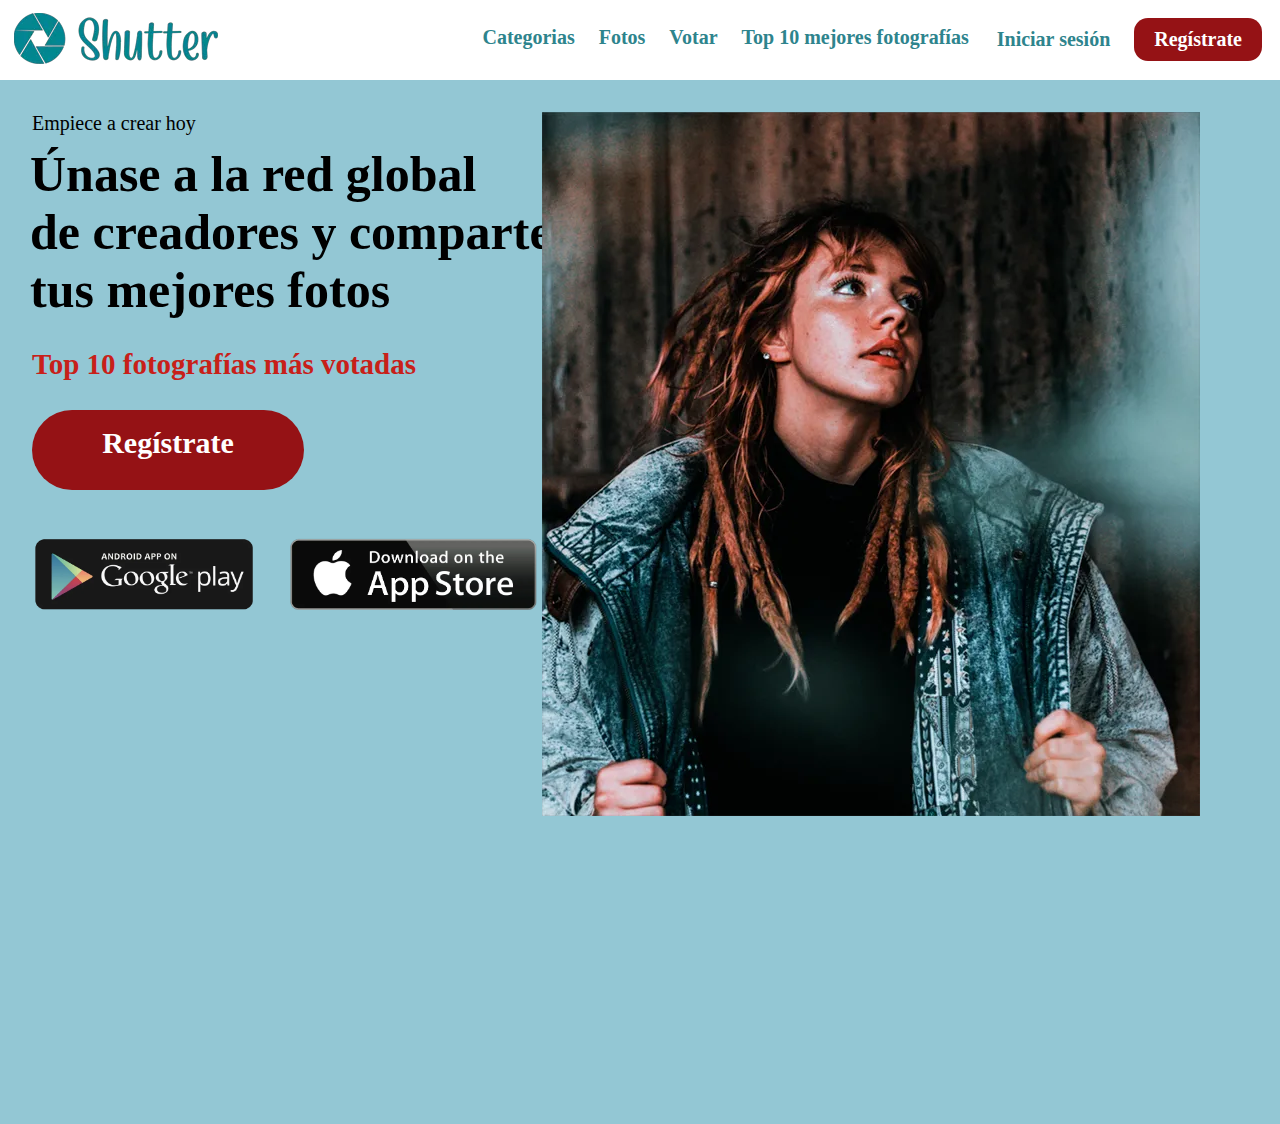
<file: index.html>
<!DOCTYPE html>
<html>

<head>
    <meta charset='utf-8'>
    <title>Shutter Oficial</title>
    <meta name='viewport' content='width=device-width, initial-scale=1'>
    <link rel="stylesheet" href="https://cdnjs.cloudflare.com/ajax/libs/font-awesome/5.14.0/css/all.min.css">
    <link rel="stylesheet" href="./CSS/style.css">
</head>
<!-- Cuerpo -->

<body>
    <!-- top-bar -->
    <header>

        <nav class="top-bar">

            <span class="mob-menu fas fa-bars" onclick="openMenuMob()"></span>

            <a href="./index.html"><img class="logo" src="./imagenes/pictures/logoShutter1.webp" alt="logo"></a>
            
            <div class="top-sesion">

                <div class="top-nav-sesion-item"><a class="top-nav-sesion" href="./html/login.html">Iniciar sesión</a></div>
                <div class="top-nav-sesion-item"><a class="top-btn-registro" href="#">Regístrate</a></div>

            </div>

            <ul class="top-nav">
                <span class="mob-close fas fa-window-close" onclick="closeMenuMob()"></span>
                <li class="top-nav-item"><a class="top-nav-link" href="#">Categorias</a></li>
                <li class="top-nav-item"><a class="top-nav-link" href="./html/galeria.html">Fotos</a></li>
                <li class="top-nav-item"><a class="top-nav-link" href="#">Votar</a></li>
                <li class="top-nav-item"><a class="top-nav-link" href="./html/topGallerie.html">Top 10 mejores fotografías</a></li>

            </ul>

        </nav>

    </header>

    <div class="conteiner">

        <!-- intro section -->
        <small class="little-text">Empiece a crear hoy</small>
        <h1 class="firts-title">Únase a la red global <br> de creadores y comparte tus mejores fotos</h1>
        <h3 class="second-title">Top 10 fotografías más votadas</h3>
        <a class="btn-registro" href="#"><b class="btn-text-registro">Regístrate</b></a>

        <nav>
            <a href="#"><img class="google-play" src="./imagenes/pictures/google-play.webp" alt="pictere"></a>
            <a href="#"><img class="app-store" src="./imagenes/pictures/app-store.webp" alt="picture"></a>
        </nav>
    </div>
    <section class="mob-contenedor">
        <h1 class="mob-title">Empoderate,<br>crea con Shutter</h1>
        <div class="mob-btn-registro"><b class="btn-text-registro">Regístrate</b></div>
    </section>
    <img class="img-deco" src="./imagenes/pictures/picture1.webp" alt="picture">
</body>

<script src="./JS/main.js"></script>

</html>
</file>
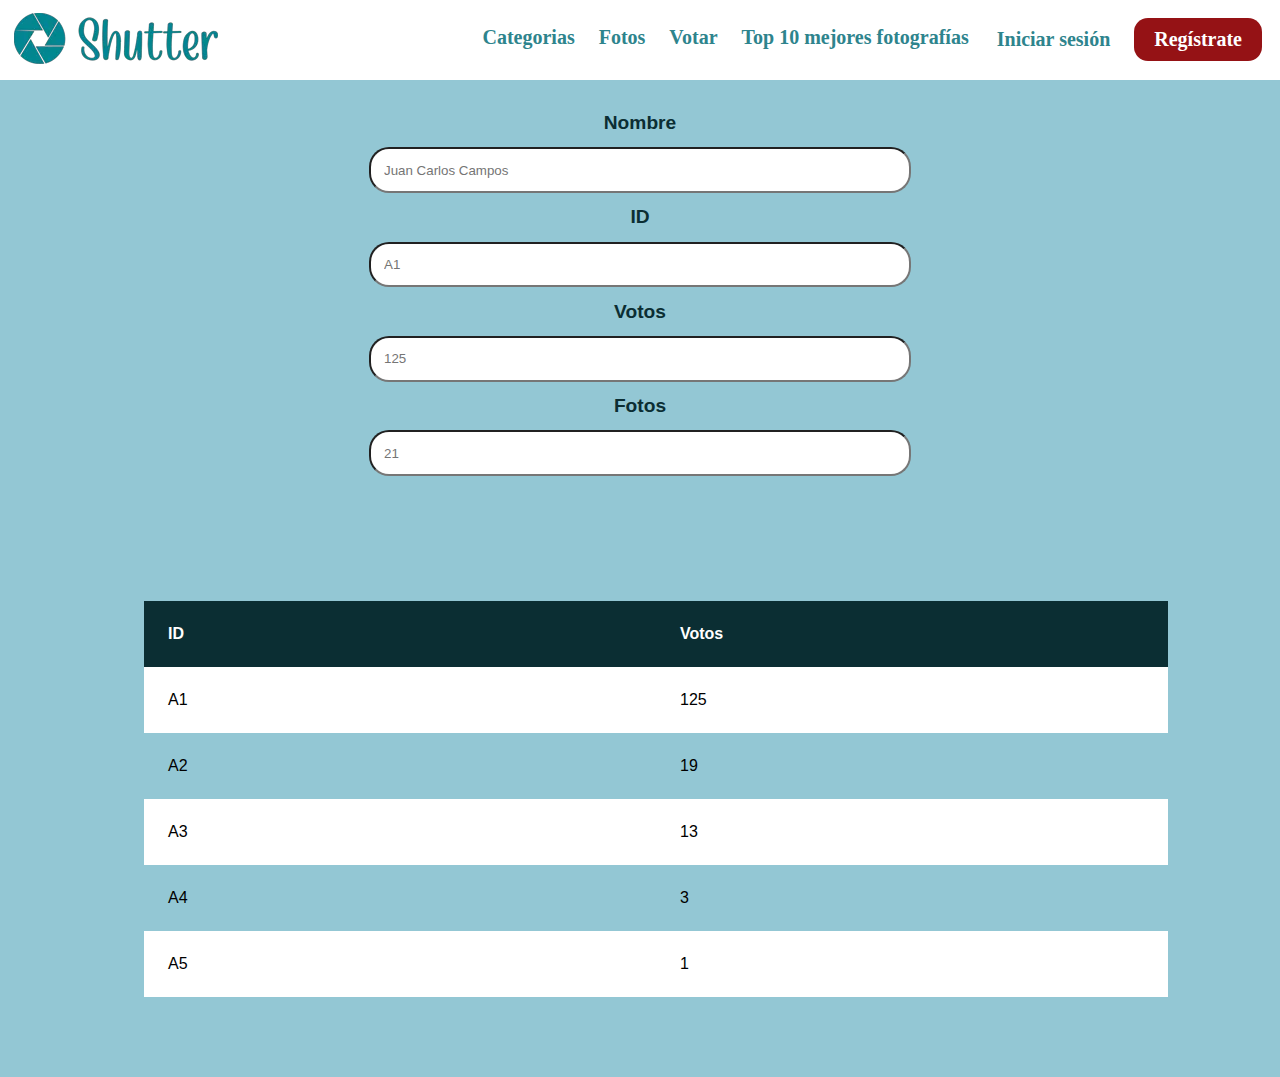
<file: html/admin.html>
<!DOCTYPE html>
<html lang="en">

<head>
    <meta charset="UTF-8">
    <meta name="viewport" content="width=device-width, initial-scale=1.0">
    <link rel="stylesheet" href="https://cdnjs.cloudflare.com/ajax/libs/font-awesome/5.14.0/css/all.min.css">
    <link rel="stylesheet" href="../CSS/style.css">
    <title>Shutter/admin</title>
</head>

<body>
    <!-- Header -->
    <header>

        <nav class="top-bar">

            <span class="mob-menu fas fa-bars" onclick="openMenuMob()"></span>

            <a href="../index.html"><img class="logo" src="../imagenes/pictures/logoShutter1.webp" alt="logo"></a>

            <div class="top-sesion">

                <div class="top-nav-sesion-item"><a class="top-nav-sesion" href="./login.html">Iniciar sesión</a></div>
                <div class="top-nav-sesion-item"><a class="top-btn-registro" href="#">Regístrate</a></div>

            </div>

            <ul class="top-nav">
                <span class="mob-close fas fa-window-close" onclick="closeMenuMob()"></span>
                <li class="top-nav-item"><a class="top-nav-link" href="#">Categorias</a></li>
                <li class="top-nav-item"><a class="top-nav-link" href="./galeria.html">Fotos</a></li>
                <li class="top-nav-item"><a class="top-nav-link" href="#">Votar</a></li>
                <li class="top-nav-item"><a class="top-nav-link" href="./topGallerie.html">Top 10 mejores
                        fotografías</a></li>

            </ul>

        </nav>

    </header>
    <!-- Header -->

    <section class="contact-section">
        <form class="contact-form">
            <div class="row">
                <div class="col">
                    <p class="text">Nombre</p>
                    <input class="input-text" type="text" placeholder="Juan Carlos Campos" readonly>
                </div>
                <div class="col">
                    <p class="text">ID</p>
                    <input class="input-text" type="text" placeholder="A1" readonly>
                </div>
            </div>
            <div class="row">
                <div class="col">
                    <p class="text">Votos</p>
                    <input class="input-text" type="text" placeholder="125" readonly>
                </div>
                <div class="col">
                    <p class="text">Fotos</p>
                    <input class="input-text" type="text" placeholder="21" readonly>
                </div>
            </div>
        </form>
    </section>

    <div class="container scroll">
        <table>
            <thead>
                <tr>
                    <th>ID</th>
                    <th>Votos</th>
                </tr>
            </thead>

            <tr>
                <td>A1</td>
                <td>125</td>
            </tr>
            <tr>
                <td>A2</td>
                <td>19</td>
            </tr>
            <tr>
                <td>A3</td>
                <td>13</td>
            </tr>
            <tr>
                <td>A4</td>
                <td>3</td>
            </tr>
            <tr>
                <td>A5</td>
                <td>1</td>
            </tr>
        </table>
    </div>

    <script src="../JS/main.js"></script>
</body>

</html>
</file>
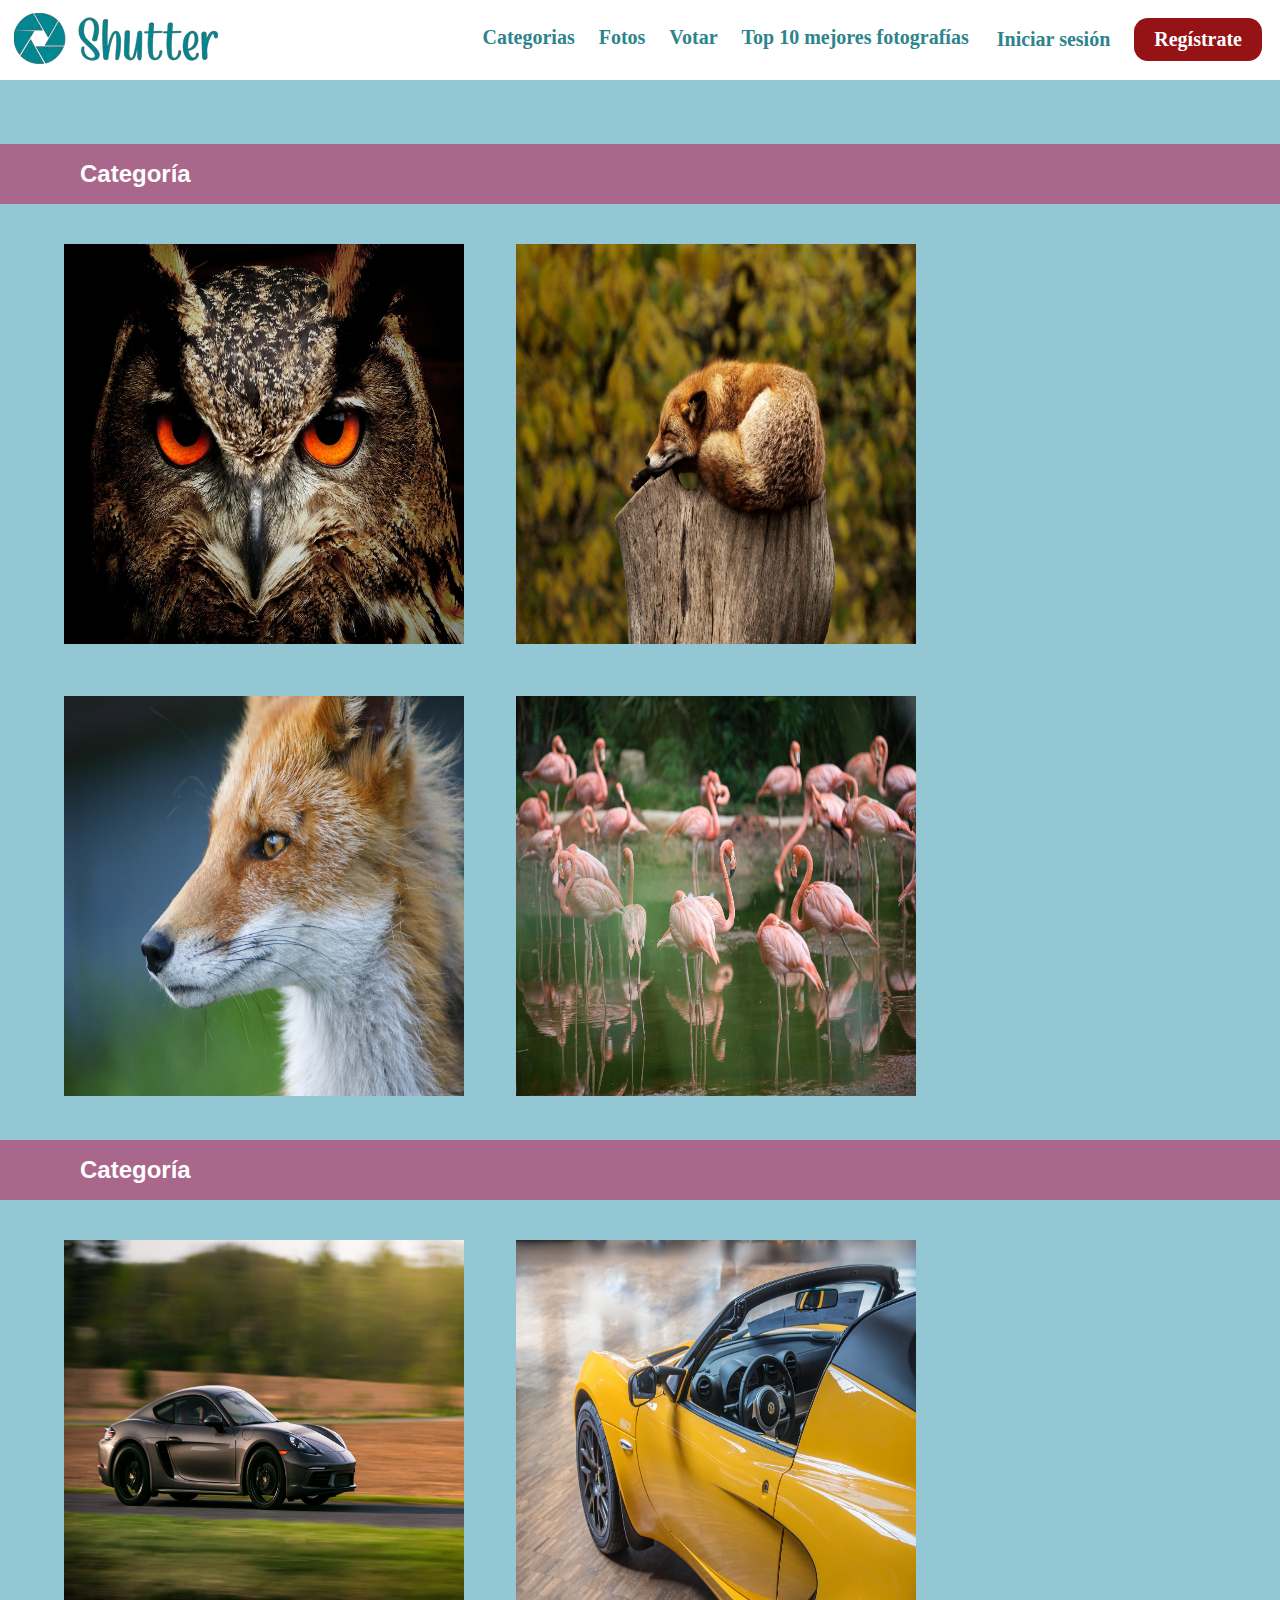
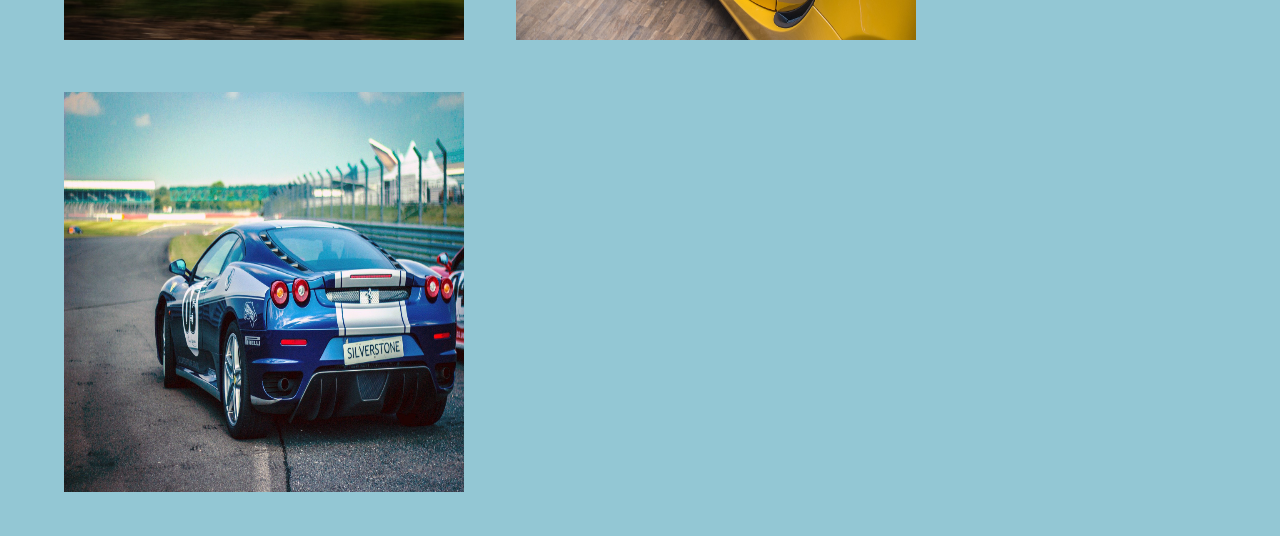
<file: html/galeria.html>
<!DOCTYPE html>
<html lang="en">

<head>
    <meta charset="UTF-8">
    <meta name="viewport" content="width=device-width, initial-scale=1.0">
    <link rel="stylesheet" href="https://cdnjs.cloudflare.com/ajax/libs/font-awesome/5.14.0/css/all.min.css">
    <link rel="stylesheet" href="../CSS/style.css">
    <title>Shutter/galeria</title>
</head>

<body>

    <header>
        <nav class="top-bar">

            <span class="mob-menu fas fa-bars" onclick="openMenuMob()"></span>

            <a href="../index.html"><img class="logo" src="../imagenes/pictures/logoShutter1.webp" alt="logo"></a>

            <div class="top-sesion">

                <div class="top-nav-sesion-item"><a class="top-nav-sesion" href="./login.html">Iniciar sesión</a></div>
                <div class="top-nav-sesion-item"><a class="top-btn-registro" href="#">Regístrate</a></div>

            </div>

            <ul class="top-nav">
                <span class="mob-close fas fa-window-close" onclick="closeMenuMob()"></span>
                <li class="top-nav-item"><a class="top-nav-link" href="#">Categorias</a></li>
                <li class="top-nav-item"><a class="top-nav-link" href="./galeria.html">Fotos</a></li>
                <li class="top-nav-item"><a class="top-nav-link" href="#">Votar</a></li>
                <li class="top-nav-item"><a class="top-nav-link" href="./topGallerie.html">Top 10 mejores fotografías</a></li>

            </ul>

        </nav>
    </header>

    <section class="section-galery-img">
        <section class="section-galery-cate">
            <h2 class="h2">Categoría</h2>
        </section>

        <ul>
            <li class="galery-imagenes-li"><a href="#img4"><img class="galery-imagenes"
                        src="../imagenes/imgGallerie/img4.jpg"></a></li>
            <li class="galery-imagenes-li"><a href="#img5"><img class="galery-imagenes"
                        src="../imagenes/imgGallerie/img5.jpg"></a></li>
            <li class="galery-imagenes-li"><a href="#img6"><img class="galery-imagenes"
                        src="../imagenes/imgGallerie/img6.jpg"></a></li>
            <li class="galery-imagenes-li"><a href="#img7"><img class="galery-imagenes"
                        src="../imagenes/imgGallerie/img7.jpg"></a></li>
        </ul>

        <section class="section-galery-cate">
            <h2 class="h2">Categoría</h2>
        </section>

        <ul>
            <li class="galery-imagenes-li"><a href="#img1"><img class="galery-imagenes"
                        src="../imagenes/imgGallerie/img1.jpg"></a></li>
            <li class="galery-imagenes-li"><a href="#img2"><img class="galery-imagenes"
                        src="../imagenes/imgGallerie/img2.jpg"></a></li>
            <li class="galery-imagenes-li"><a href="#img3"><img class="galery-imagenes"
                        src="../imagenes/imgGallerie/img3.jpg"></a></li>
        </ul>
    </section>

    <div class="modal" id="img4">
        <div class="imagen">
            <a class="imagen a" href="#img7">&#60;</a>
            <a href=""><img class="modal-img" src="../imagenes/imgGallerie/img4.jpg"></a>
            <a class="imagen a:nth-child(2)" href="#img5">></a>

            <lu>
                <li>
                    <h2 class="h">Fauna</h2>
                </li>
                <li>
                    <h2 class="h">Nobre foto</h2>
                </li>
                <li><a class="a">Fecha:19/2/2020</a></li>
                <li><a class="a">Votos: 6 </a></li>
                <li>
                    <p class="p">Informacion: Arbol detras de mi casa</p>
                </li>
                <a href=""><b>Salir</b></a>

            </lu>
        </div>
    </div>

    <div class="modal" id="img5">
        <div class="imagen">
            <a class="imagen a" href="#img4">&#60;</a>
            <a href=""><img class="modal-img" src="../imagenes/imgGallerie/img5.jpg"></a>
            <a class="imagen a:nth-child(2)" href="#img6">></a>

            <lu>
                <li>
                    <h2 class="h">Fauna</h2>
                </li>
                <li>
                    <h2 class="h">Nobre foto</h2>
                </li>
                <li><a class="a">Fecha:19/2/2020</a></li>
                <li><a class="a">Votos: 6 </a></li>
                <li>
                    <p class="p">Informacion: Arbol detras de mi casa</p>
                </li>
                <a href=""><b>Salir</b></a>

            </lu>
        </div>
    </div>

    <div class="modal" id="img6">
        <div class="imagen">
            <a class="imagen a" href="#img5">&#60;</a>
            <a href=""><img class="modal-img" src="../imagenes/imgGallerie/img6.jpg"></a>
            <a class="imagen a:nth-child(2)" href="#img7">></a>

            <lu>
                <li>
                    <h2 class="h">Fauna</h2>
                </li>
                <li>
                    <h2 class="h">Nobre foto</h2>
                </li>
                <li><a class="a">Fecha:19/2/2020</a></li>
                <li><a class="a">Votos: 6 </a></li>
                <li>
                    <p class="p">Informacion: Arbol detras de mi casa</p>
                </li>
                <a href=""><b>Salir</b></a>

            </lu>
        </div>
    </div>

    <div class="modal" id="img7">
        <div class="imagen">
            <a class="imagen a" href="#img6">&#60;</a>
            <a href=""><img class="modal-img" src="../imagenes/imgGallerie/img7.jpg"></a>
            <a class="imagen a:nth-child(2)" href="#img4">></a>

            <lu>
                <li>
                    <h2 class="h">Fauna</h2>
                </li>
                <li>
                    <h2 class="h">Nobre foto</h2>
                </li>
                <li><a class="a">Fecha:19/2/2020</a></li>
                <li><a class="a">Votos: 6 </a></li>
                <li>
                    <p class="p">Informacion: Arbol detras de mi casa</p>
                </li>
                <a href=""><b>Salir</b></a>

            </lu>
        </div>
    </div>

    <div class="modal" id="img1">
        <div class="imagen">
            <a class="imagen a" href="#img3">&#60;</a>
            <a href=""><img class="modal-img" src="../imagenes/imgGallerie/img1.jpg"></a>
            <a class="imagen a:nth-child(2)" href="#img2">></a>

            <lu>
                <li>
                    <h2 class="h">Carros</h2>
                </li>
                <li>
                    <h2 class="h">Nobre foto</h2>
                </li>
                <li><a class="a">Fecha:19/2/2020</a></li>
                <li><a class="a">Votos: 6 </a></li>
                <li>
                    <p class="p">Informacion: Arbol detras de mi casa</p>
                </li>
                <a href=""><b>Salir</b></a>

            </lu>
        </div>
    </div>

    <div class="modal" id="img2">
        <div class="imagen">
            <a class="imagen a" href="#img1">&#60;</a>
            <a href=""><img class="modal-img" src="../imagenes/imgGallerie/img2.jpg"></a>
            <a class="imagen a:nth-child(2)" href="#img3">></a>

            <lu>
                <li>
                    <h2 class="h">Carros</h2>
                </li>
                <li>
                    <h2 class="h">Nobre foto</h2>
                </li>
                <li><a class="a">Fecha:19/2/2020</a></li>
                <li><a class="a">Votos: 6 </a></li>
                <li>
                    <p class="p">Informacion: Arbol detras de mi casa</p>
                </li>
                <a href=""><b>Salir</b></a>

            </lu>
        </div>
    </div>

    <div class="modal" id="img3">
        <div class="imagen">
            <a class="imagen a" href="#img2">&#60;</a>
            <a href=""><img class="modal-img" src="../imagenes/imgGallerie/img3.jpg"></a>
            <a class="imagen a:nth-child(2)" href="#img1">></a>

            <lu>
                <li>
                    <h2 class="h">Carros</h2>
                </li>
                <li>
                    <h2 class="h">Nobre foto</h2>
                </li>
                <li><a class="a">Fecha:19/2/2020</a></li>
                <li><a class="a">Votos: 6 </a></li>
                <li>
                    <p class="p">Informacion: Arbol detras de mi casa</p>
                </li>
                <a href=""><b>Salir</b></a>

            </lu>
        </div>
    </div>

    <script src="../JS/main.js"></script>
</body>

</html>
</file>
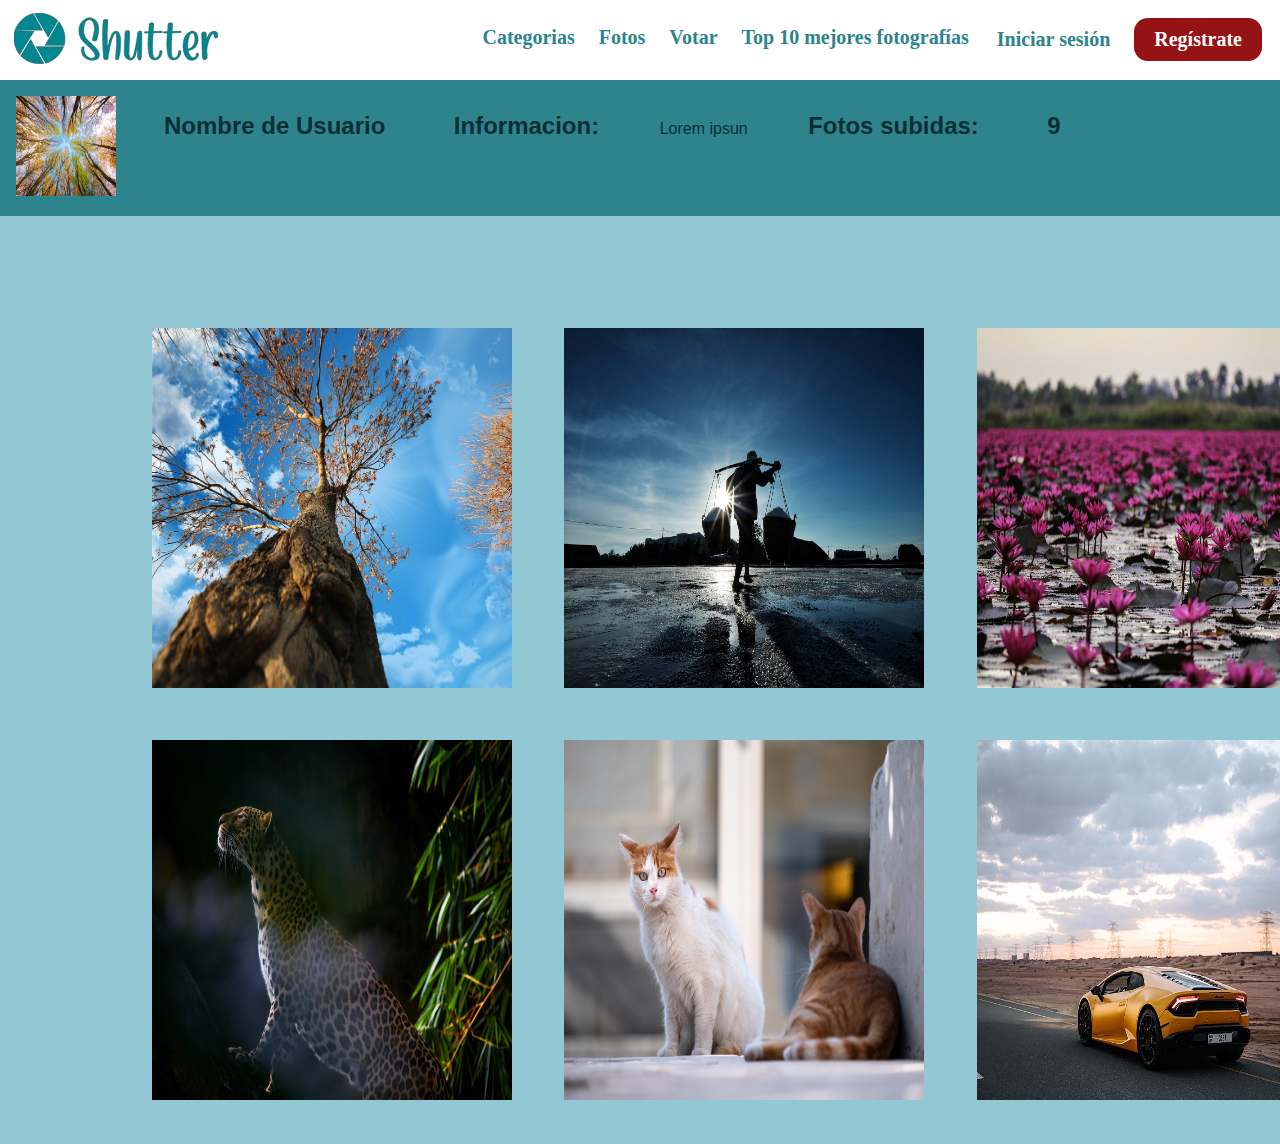
<file: html/perfil.html>
<!DOCTYPE html>
<html lang="en">

<head>
    <meta charset="UTF-8">
    <meta name="viewport" content="width=device-width, initial-scale=1.0">
    <link rel="stylesheet" href="https://cdnjs.cloudflare.com/ajax/libs/font-awesome/5.14.0/css/all.min.css">
    <link rel="stylesheet" href="../CSS/style.css">
    <title>Shutter/perfil</title>
</head>

<body>

    <header>
        <nav class="top-bar">

            <span class="mob-menu fas fa-bars" onclick="openMenuMob()"></span>

            <a href="../index.html"><img class="logo" src="../imagenes/pictures/logoShutter1.webp" alt="logo"></a>

            <div class="top-sesion">

                <div class="top-nav-sesion-item"><a class="top-nav-sesion" href="./login.html">Iniciar sesión</a></div>
                <div class="top-nav-sesion-item"><a class="top-btn-registro" href="#">Regístrate</a></div>

            </div>

            <ul class="top-nav">
                <span class="mob-close fas fa-window-close" onclick="closeMenuMob()"></span>
                <li class="top-nav-item"><a class="top-nav-link" href="#">Categorias</a></li>
                <li class="top-nav-item"><a class="top-nav-link" href="./galeria.html">Fotos</a></li>
                <li class="top-nav-item"><a class="top-nav-link" href="#">Votar</a></li>
                <li class="top-nav-item"><a class="top-nav-link" href="./topGallerie.html">Top 10 mejores
                        fotografías</a></li>

            </ul>

        </nav>
    </header>

    <!-- info-Perfil -->
    <section class="perfil-section">
        <a class="perfil-section-img">
            <img class="perfil-section-img-tama" src="../imagenes/imgPerfil/p.jpg" alt="">
        </a>
        <ul class="perfil-section-text">
            <li class="perfil-text-section">
                <h2 class="perfil-text-section-item">Nombre de Usuario</h2>
            </li>
            <li class="perfil-text-section">
                <h2 class="perfil-text-section-item">Informacion:</h2>
            </li>
            <li class="perfil-text-section">
                <p class="perfil-text-section-item">Lorem ipsun</p>
            </li>
            <li class="perfil-text-section">
                <h2 class="perfil-text-section-item">Fotos subidas:</h2>
            </li>
            <li class="perfil-text-section">
                <h2 class="perfil-text-section-item">9</h2>
            </li>
        </ul>
    </section>

    <!-- fotos-perfil -->
    <section class="perfil-section-imgs">
        <ul>
            <li class="perfil-imagenes-li"><a href="#img1"><img class="perfil-imagenes"
                        src="../imagenes/imgPerfil/img-1.jpg"></a></li>
            <li class="perfil-imagenes-li"><a href="#img2"><img class="perfil-imagenes"
                        src="../imagenes/imgPerfil/img-2.jpg"></a></li>
            <li class="perfil-imagenes-li"><a href="#img3"><img class="perfil-imagenes"
                        src="../imagenes/imgPerfil/img-3.jpg"></a></li>
            <li class="perfil-imagenes-li"><a href="#img4"><img class="perfil-imagenes"
                        src="../imagenes/imgPerfil/img-4.jpg"></a></li>
            <li class="perfil-imagenes-li"><a href="#img5"><img class="perfil-imagenes"
                        src="../imagenes/imgPerfil/img-5.jpg"></a></li>
            <li class="perfil-imagenes-li"><a href="#img6"><img class="perfil-imagenes"
                        src="../imagenes/imgPerfil/img-6.jpg"></a></li>
        </ul>
    </section>

    <!-- view-pictures -->
    <div class="modal" id="img1">
        <div class="imagen">
            <a class="imagen a" href="#img6">&#60;</a>
            <a href=""><img class="modal-img" src="../imagenes/imgPerfil/img-1.jpg"></a>
            <a class="imagen a:nth-child(2)" href="#img2">></a>

            <lu>
                <li>
                    <h2 class="h">Nobre foto</h2>
                </li>
                <li><a class="a">Fecha:19/2/2020</a></li>
                <li><a class="a">Votos: 6 </a></li>
                <li>
                    <p class="p">Informacion: Arbol detras de mi casa</p>
                </li>
                <a href=""><b>Salir</b></a>

            </lu>
        </div>
    </div>

    <div class="modal" id="img2">
        <div class="imagen">
            <a class="imagen a" href="#img1">&#60;</a>
            <a href=""><img class="modal-img" src="../imagenes/imgPerfil/img-2.jpg"></a>
            <a class="imagen a:nth-child(2)" href="#img3">></a>

            <lu>
                <li>
                    <h2 class="h">Nobre foto</h2>
                </li>
                <li><a class="a">Fecha:1/4/2020</a></li>
                <li><a class="a">Votos: 3 </a></li>
                <li>
                    <p class="p">Informacion: Atbol detras de mi casa</p>
                </li>
                <a href=""><b>Salir</b></a>

            </lu>
        </div>
    </div>

    <div class="modal" id="img3">
        <div class="imagen">
            <a class="imagen a" href="#img2">&#60;</a>
            <a href=""><img class="modal-img" src="../imagenes/imgPerfil/img-3.jpg"></a>
            <a class="imagen a:nth-child(2)" href="#img4">></a>

            <lu>
                <li>
                    <h2 class="h">Nobre foto</h2>
                </li>
                <li><a class="a">Fecha:10/5/2020</a></li>
                <li><a class="a">Votos: 10 </a></li>
                <li>
                    <p class="p">Informacion: Atbol detras de mi casa</p>
                </li>
                <a href=""><b>Salir</b></a>

            </lu>
        </div>
    </div>

    <div class="modal" id="img4">
        <div class="imagen">
            <a class="imagen a" href="#img3">&#60;</a>
            <a href=""><img class="modal-img" src="../imagenes/imgPerfil/img-4.jpg"></a>
            <a class="imagen a:nth-child(2)" href="#img5">></a>

            <lu>
                <li>
                    <h2 class="h">Nobre foto</h2>
                </li>
                <li><a class="a">Fecha:19/6/2020</a></li>
                <li><a class="a">Votos: 9 </a></li>
                <li>
                    <p class="p">Informacion: Atbol detras de mi casa</p>
                </li>
                <a href=""><b>Salir</b></a>

            </lu>
        </div>
    </div>

    <div class="modal" id="img5">
        <div class="imagen">
            <a class="imagen a" href="#img4">&#60;</a>
            <a href=""><img class="modal-img" src="../imagenes/imgPerfil/img-5.jpg"></a>
            <a class="imagen a:nth-child(2)" href="#img6">></a>

            <lu>
                <li>
                    <h2 class="h">Nobre foto</h2>
                </li>
                <li><a class="a">Fecha:20/7/2020</a></li>
                <li><a class="a">Votos: 6 </a></li>
                <li>
                    <p class="p">Informacion: Atbol detras de mi casa</p>
                </li>
                <a href=""><b>Salir</b></a>

            </lu>
        </div>
    </div>

    <div class="modal" id="img6">
        <div class="imagen">
            <a class="imagen a" href="#img5">&#60;</a>
            <a href=""><img class="modal-img" src="../imagenes/imgPerfil/img-6.jpg"></a>
            <a class="imagen a:nth-child(2)" href="#img1">></a>

            <lu>
                <li>
                    <h2 class="h">Nobre foto</h2>
                </li>
                <li><a class="a">Fecha:5/8/2020</a></li>
                <li><a class="a">Votos: 2 </a></li>
                <li>
                    <p class="p">Informacion: Atbol detras de mi casa</p>
                </li>
                <a href=""><b>Salir</b></a>

            </lu>
        </div>
    </div>

    <script src="../JS/main.js"></script>

</body>

</html>
</file>
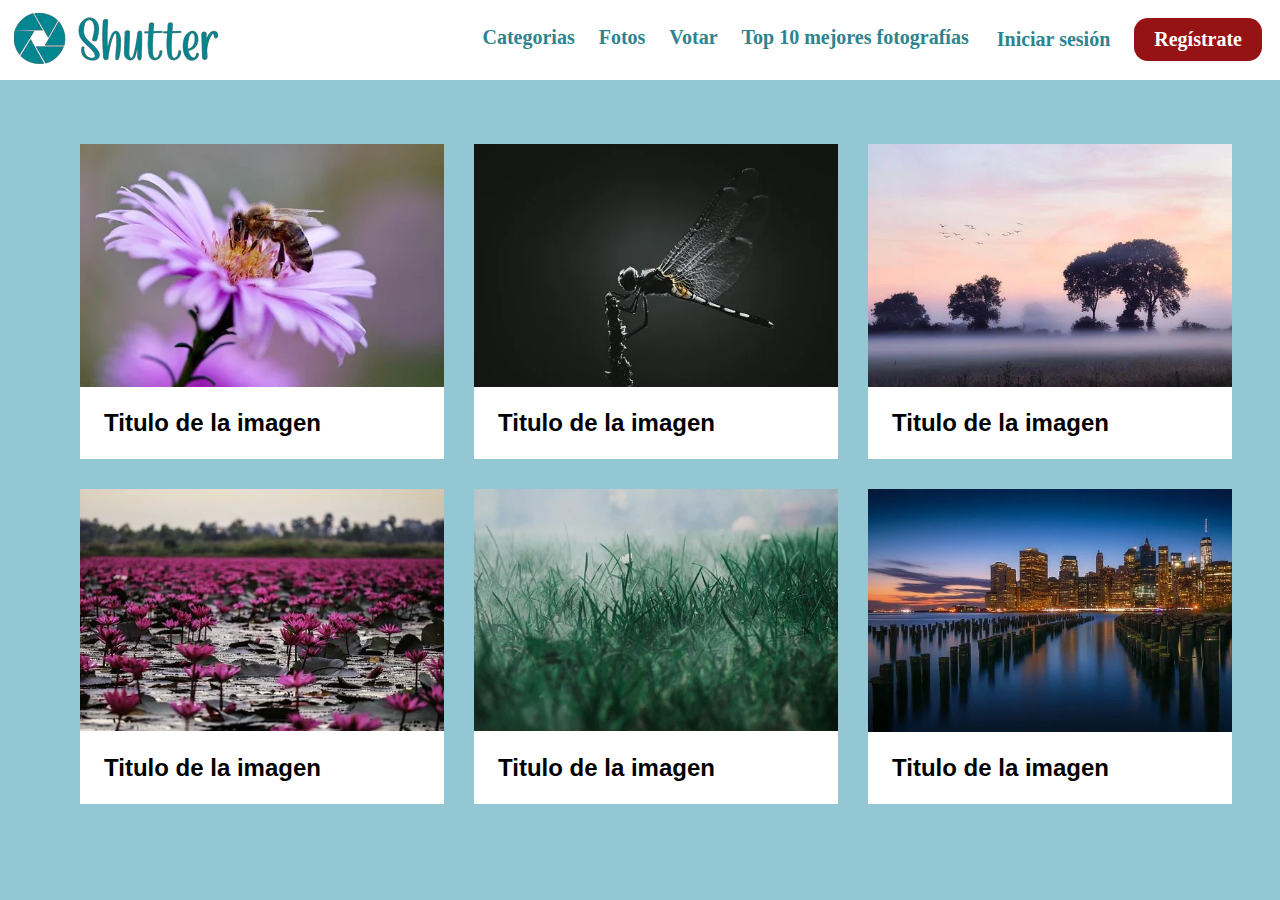
<file: html/topGallerie.html>
<!doctype html>
<html lang="en">

<head>

    <meta charset="utf-8">
    <meta name="viewport" content="width=device-width, initial-scale=1">
     <link rel="stylesheet" href="https://cdnjs.cloudflare.com/ajax/libs/font-awesome/5.15.1/css/all.min.css">
    <link rel="stylesheet" href="../CSS/style.css">
    <title>Shutter/top-10</title>

</head>

<body>

    <header>
        <nav class="top-bar">

            <span class="mob-menu fas fa-bars" onclick="openMenuMob()"></span>

            <a href="../index.html"><img class="logo" src="../imagenes/pictures/logoShutter1.webp" alt="logo"></a>

            <div class="top-sesion">

                <div class="top-nav-sesion-item"><a class="top-nav-sesion" href="./login.html">Iniciar sesión</a></div>
                <div class="top-nav-sesion-item"><a class="top-btn-registro" href="#">Regístrate</a></div>

            </div>

            <ul class="top-nav">
                <span class="mob-close fas fa-window-close" onclick="closeMenuMob()"></span>
                <li class="top-nav-item"><a class="top-nav-link" href="#">Categorias</a></li>
                <li class="top-nav-item"><a class="top-nav-link" href="./galeria.html">Fotos</a></li>
                <li class="top-nav-item"><a class="top-nav-link" href="#">Votar</a></li>
                <li class="top-nav-item"><a class="top-nav-link" href="./topGallerie.html">Top 10 mejores fotografías</a></li>

            </ul>

        </nav>
    </header>

    <!-- Top-Gallerie -->
     <div class="conteiner-top-gallerie">
        <div class="top-gallerie">
            <img class="top-gallerie-img" src="../imagenes/gallerie/bee-5618012__340.webp" alt="picture">
            <div class="top-gallerie-text">
                <h1>Titulo de la imagen</h1>
                </div>
        </div>

        <div class="top-gallerie">
            <img class="top-gallerie-img" src="../imagenes/gallerie/dragonfly-5639879__340.webp" alt="picture">
            <div class="top-gallerie-text">
                <h1>Titulo de la imagen</h1>
            </div>
        </div>

        <div class="top-gallerie">
            <img class="top-gallerie-img" src="../imagenes/gallerie/fog-5333546__340.webp" alt="picture">
            <div class="top-gallerie-text">
                <h1>Titulo de la imagen</h1>
            </div>
        </div>

        <div class="top-gallerie">
            <img class="top-gallerie-img" src="../imagenes/gallerie/lake-5509721__340.webp" alt="picture">
            <div class="top-gallerie-text">
                <h1>Titulo de la imagen</h1>
            </div>
        </div>

        <div class="top-gallerie">
            <img class="top-gallerie-img" src="../imagenes/gallerie/meadow-5648849__340.webp" alt="picture">
            <div class="top-gallerie-text">
                <h1>Titulo de la imagen</h1>
            </div>
        </div>

        <div class="top-gallerie">
            <img class="top-gallerie-img" src="../imagenes/gallerie/north-america-1803504__340.webp" alt="picture">
            <div class="top-gallerie-text">
                <h1>Titulo de la imagen</h1>
            </div>
        </div>
     </div>
    

    <script src="../JS/main.js"></script>
</body>

</html>
</file>
<file: CSS/style.css>
body{
    margin: 0;
    padding: 0;
    background: #93C7D4;
    font-family: Verdana, Geneva, Tahoma, sans-serif;
}
header{
    width: 100%;
}
input{
    -webkit-appearance: none;
    -moz-appearance: none;
    appearance: none;
}

/*---------- Top-bar -----------*/

.top-bar{
    position: absolute;
    background: #ffffff;
    width: 100%;
    height: 5em;
    font-family: Verdana;
    font-weight: bold;
}
.top-nav{
    float: right;
    margin: 0;
    padding: 1em 0 0 0;
}
.logo{
    float: left;
    margin: .5em;
    width: 217px;
    height: 63px;
}
.top-sesion{
    float: right;
    padding: .5em;
}
.top-nav-item{
    display:inline-block;
    margin: .5em;
    font-size: 20px;
}
.top-nav-sesion-item{
    display:inline-block;
    margin: .5em;
    font-size: 20px;
}
.top-nav-link{
    display: block;
    color: #2E848D;
    text-decoration: none;
}
.top-nav-link:hover{
    opacity: 70%;
}
.top-nav-sesion{
    display: block;
    color: #2E848D;
    text-decoration: none;
}
.top-nav-sesion:hover{
    opacity: 70%;
}
.top-btn-registro{
    display: block;
    padding: .5em 1em;
    background: #951215;
    border-radius: .7em;
    text-align: center;
    color: #ffffff;
    text-decoration: none;
}
.top-btn-registro:hover{
    background: #C82019;
}

/*------------------- Page principal-----------------------*/

.conteiner{
    width: 60%;
    height: 100vh;
    padding: 7em 2em;
    float: left;
    background-color: #93C7D4;
}
.little-text{
    font-family: Verdana;
    font-size: 20px;
}
.firts-title{
    font-family: Verdana;
    font-size: 50px;
    margin: 0.2em 4em 0 -2px;
}
.second-title{
    font-family: Verdana;
    font-size: 29px;
    color:#C82019;
}
.btn-registro{
    display: block;
    background: #951215;
    border-radius: 3em;
    text-align: center;
    text-decoration: none;
    width: 16em;
    height: 4em;
    padding: 1em .5em 0em;
}
.btn-registro:hover{
    background: #C82019;
}
.btn-text-registro{
    color: #ffffff;
    font-family: Verdana;
    font-size: 30px;
}
.img-deco{
    position: absolute;
    float: right;
    top: 7em;
    right: 5em;
    max-width: 660px;
    max-height: 705px;
    
}
.google-play{
    float: left;
    width: 225px;
    margin: 3em 0;
    height: 74px;
}
.google-play:hover{
    opacity: 85%;
}
.app-store{
    float: left;
    margin: 3em 2em;
    width: 250px;
    height: 74px;
}
.app-store:hover{
    opacity: 85%;
}
.mob-menu{
    opacity: 0;
}
.mob-close{
    opacity: 0;
}
.mob-contenedor{
    visibility: hidden;
    position: absolute;
    top: -100em;
}

/*----------------------Up-Picture---------------------*/

.container-up-picture{
    position: absolute;
    top: 5em;
    width: 100%;
    height: auto;
    margin: 0;
    padding: 0;
    
}
.up-title{
    font-family: Verdana;
    font-size: 40px;
    color: #951215;
    margin: 0 0 2em 0;
    padding: 0 0 0 1.5em;
}
.form-up-picture{
    padding: 0 3em;
    color: black;
    text-align: center;
}
.up-picture-imagen{
    top: 7em;
    float: right;
    width: 700px;
    height: auto;
    padding: 7em 2em;
    margin: 0;
}
.row{
    width: 100%;
}
col{
    width: 50%;
    float: left;
}
.select-bar{
    width: 75%;
    padding: 1em;
    border-radius: 1.5em;
    margin: 0 0 2.5em 0;
    border: none;
}
.file-up{
    font-size: 18px;
    margin: 0 0 2.5em .2em;
}
.input-text{
    width: 70%;
    padding: 1em;
    border-radius: 1.5em;
    margin: 0 0 2.5em 0;
}
.text-area{
    width: 70%;
    height: 8em;
    font-size: 1em;
    margin: 0 0 2.5em 0;
    padding: 1em;
    border-radius: 1.5em;
    border: none;
}
.submit-btn{
    font-size: 30px;
    background: #951215;
    color: #ffffff;
    text-decoration: none;
    padding: .5em 2em;
    border-radius: 2em;
    border: none;
    margin: 1em 3em;
}
.submit-btn:hover{
    background: #C82019;
}
.comment{
    float: left;
    margin: 0 5em;
    font-family: Verdana;
    font-size: 15px;
}
/*--------------Perfil-------------------*/

.perfil-section{
    width: 100%;
    background: #2E848D;
    position: absolute;
    top: 5em;
    padding: 0;
    margin: 0;
}

.perfil-section-img{
   float: left;
   padding: 1em;
}

.perfil-section-img-tama{
    width: 100px;
    height: 100px;
}

.perfil-section-text{
    margin-top: 2em;
    padding: 0;
    height: 4em;
}

.perfil-text-section{
    display: inline-block;
    margin: 0em .5em;
}

.perfil-text-section-item{
    margin: 0em 1em 4em;
    display: block;
    color: #0B2E33;
    text-decoration: none;    
}

.perfil-section-imgs{
    position: absolute;
    padding: 0 0 0 5.5em;
    margin: 18em 0 0 0;
    width: 100%;
    height: auto;
}

.perfil-imagenes-li{
    display: inline-block;
    margin: 1.5em 1.5em;
}

.perfil-imagenes{
    width: 360px;
    height: 360px;
}

/*----------------------- modal -----------------------------*/

.modal{
    display: none;
}

.modal:target{
    display: block;
    position: fixed;
    background: rgba(0,0,0,0.8);
    top: 0;
    left: 0;
    width: 100%;
    height: 100%;
}

.h{
    color: #fff;
    font-size: 40px;
    text-align: left;
    margin: 5px 0 0 30px;
}

.p{
    color: #fff;
    font-size: 30px;
    text-align: left;
    margin: 5px 0 0 30px;
}

.imagen{
    display: flex;
    justify-content: center;
    align-items: center;
}

.imagen a{
    color: #fff;
    font-size: 40px;
    text-decoration: none;
    margin: 0 10px;
}

.imagen a:nth-child(2){
    margin: 0;
    height: 100%;
    flex-shrink: 2;
}

.modal-img{
    padding: 50px;
    width: 600px;
    height: 600px;
}

/*------------------galeria-------------------------*/

.section-galery{
    margin: 0;
    padding: 1em 5em;
    width: auto;
    background: darkcyan;
}

.h1{
    margin: auto;
}

.section-galery-img{
    position: absolute;
    margin-top: 9em;
    width: 100%;
    height: auto;
}

.section-galery-cate{
    margin: 0;
    padding: 1em 5em;
    width: auto;
    background: #aa678c;
}

.h2{
    margin: auto;
    color: #fff;
}

.galery-imagenes-li{
    display: inline-block;
    padding: 1.5em;
    text-decoration: none;
}

.galery-imagenes{
    width: 400px;
    height: 400px;
}

/*--------------top-gallerie--------------*/

.conteiner-top-gallerie{
    position: absolute;
    width: 100%;
    margin: 9em;
    display: grid;
    grid-template-columns: repeat(1, 1fr);
    grid-gap: 30px;
}
.top-gallerie{
    width: 100%;
    background: #ffffff;
    cursor: pointer;
    box-shadow: #212121;
    transition: 300ms;
}
.top-gallerie:hover{
    transform: scale(1.05);
}
.top-gallerie-img{
    margin: 0em;
    padding: 0em;
    max-width: 100%;
    display: block;
}
.top-gallerie-text{
    padding: .5em 2em;
    font-size: 12px;
}

/*-------------------Login-------------------------*/

.login-container{
    position: absolute;
    width: 30%;
    margin: 7em 2em 2em;
    height: auto;
    padding: 2em 0;
    text-align: center;
    border-radius: 2em;
    background: #ffffff;
}
.login-image{
    padding: 7em .5em 0 0;
    float: right;
    width: 65%;
    height: auto;
}
.login-text{
    font-family: Verdana;
    padding: .5em 0;
    font-size: 1.5em;
    text-align: center;
}
.facebook-btn{
    margin: 1.5em 8em;
    padding: .8em;
    display: block;
    width: 13em;
    background: #4568B2;
    color: #fff;
    text-decoration: none;
    font-size: .9em;
    text-align: center;
}
.google-btn{
    margin: 1em 8em;
    padding: .8em;
    width: 13em;
    display: block;
    background: #4285F4;
    color: #fff;
    text-decoration: none;
    font-size: .9em;
    text-align: center;
}
.btn-label{
    margin: 0 0 0 .7em;
}

.password-text{
    text-align: center;
    font-size: .8em;
    padding: 2em;
}
.password-link{
    color: #4D4D4D;
    text-decoration: none;
}

/*--------------Registro--------------*/

.register-container{
    top: 7em;
    width: 100%;
    height: auto;
    padding: 7em 4em;
    text-align: center;
}
.register-imagen{
    top: 7em;
    float: right;
    width: 700px;
    height: auto;
    padding: 7em 2em;
    margin: 0;
}
.register-titles{
    position: absolute;
    left: 6em;
    top: 7em;
}
.register-text{
    font-size: 2em;
    margin: 0;
    padding: .5em 0;
}
.register-text-2{
    font-size: 1.2em;
    padding: 0;
    margin: 0;
}
.register-section{
    padding: 8em 0 1em 0;
    color: #212121;
}
.register-contact-form{
    width: 90%;
    margin: auto;
}
/*-----------------admin--------------------*/

table{
    width: 100%;
    text-align: left;
    background: #ffffff;
    border-collapse: collapse;
}
th, td{
    padding: 1.5em;
    width: 50%;
}
thead{
    background: #0B2E33;
    color: #fff;
}
tr:nth-child(even){
    background: #93C7D4;
}
tr:hover td{
    background: #16555e;
    color: #fff;
    cursor: pointer;
}

.contact-section{
    background: #93C7D4;
    padding: 7em 0;
    color: #212121;
    text-align: center;
}
.contact-form{
    width: 100%;
    margin: auto;
}

.text{
    margin: 0;
    padding: 0;
    font-size: 1.2em;
    font-weight: bold;
    color: #0B2E33;
}
.scroll{
    text-align: center;
    width: 80%;
    margin: 0;
    padding: 0 0 5em 9em;
}
/*-------------Recuperacion de contraseñas-----------------------*/
.recuperar-container{
    position: absolute;
    text-align: center;
    top: 7em;
    left: 12em;
    width: 40em;
    height: 30em;
    background: #c7dde2;
    padding: 0 15em;
}

.recuperar-title{
    font-size: 2em;
    padding: 2em 0 .5em;

}
.recuperar-info{
    font-size: 1.7em;
    padding: 0 0 .5em;
}
.recuperar-section{
    width: 90%;
    margin: auto;
}

/*------------web queries-----------*/

@media(min-width: 590px)
{
    .conteiner-top-gallerie{
        width: 90%;
        grid-template-columns: repeat(2, 1fr);
        margin: 9em 2em;
    }
}
@media(min-width: 960px)
{
    .form-up-picture{
        text-align: left;
        margin: 0 4em;
    }
    .up-title{
        margin: 2em 1em;
    }
    .input-text{
        width: 40%;
        margin: 1em;
    }
    .text-area{
        width: 40%;
        margin: 1em;
    }
    .select-bar{
        width: 42%;
    }
    .file-up{
        width: 42%;
    }
    .comment{
        float: left;
        margin: 0 1em 0 2em;
    }
    .submit-btn{
        float: none;
        margin: 0;
        font-size: 1.5em;
    }

    .conteiner-top-gallerie{
        width: 90%;
        grid-template-columns: repeat(3, 1fr);
        margin: 9em 5em;
    }
}

/*---------------span-validador-------------------*/
.error {
    background-color: #ffffdd;
    border: 2px solid #D8000C;
}

/*-------------media queries--------------*/

@media(max-width: 575.98px){
    .mob-contenedor{
        visibility: visible;
        position: absolute;
        top: 5em;
        width: 640px;
        height: 395px;
        background: url(../imagenes/pictures/picture1.webp);
        padding: 9em 0;
    }
    .top-bar{
        background: #ffffff;
        width: 100vh;
        height: 5em;
    }
    .logo{
        position: absolute;
        max-width: 178px;
        max-height: 54px;
        top: .4em;
        left: 4.5em;
    }
    .mob-menu{
        opacity: 100%;
        float: left;
        font-size: 3em;
        color: #000000;
        margin:  .4em .5em;
    }
    .top-nav {
        position: absolute;
        width: 100%;
        height: auto;
        top: -1em;
        left: -45em;
        padding: 6em 0 83em 3em;
        z-index: 2;
        transition: .3s;
        background: #000000;
    }
    .mob-close{
        opacity: 100%;
        font-size: 4em;
        float: right;
        padding: 0 2em;
        color: #ffffff;
    }
    .top-sesion{
        margin-top: .8em;
    }
    .top-nav-sesion-item{
        font-size: 16px;
    }
    .top-btn-registro{
        font-size: 15px;
    }
    .top-nav-item{
        display: block;
        font-size: 35px;
        margin: .5em;
        margin-top: 1em;
    }
    .img-deco{
        display: none;
    }
    .conteiner{
        position: absolute;
        left: -0.5em;
        top: 47.5em;
        width: 583px;
        height: 100%;
        background: #ffffff;
        text-align: center;
    }

    .little-text{
        top: 2em;
        font-size: 30px;
    }
    .firts-title{
        font-size: 40px;
        margin: .2em .5em;
        padding: .5em 0;
    }
    .second-title{
        font-size: 30px;
        margin: .5em 0;
    }
    .btn-registro{
        display: none;
    }
    .btn-text-registro{
        text-align: center;
        margin: 0;
    }
    .google-play{
        float: left;
        margin: 3em 2em;
    }
    .app-store{
        float: right;
        margin: 3em 1em;
    }

    .mob-title{
        margin: 5em 0 0 3em;
        font-family: Verdana;
        font-size: 42px;
        color: #ffffff;
    }

    .mob-btn-registro{
        display: block;
        background: #951215;
        border-radius: 3em;
        text-align: center;
        text-decoration: none;
        width: 16em;
        height: 4em;
        padding: 1em .5em 0em;
        margin: 3em 11em;
    }

    .mob-btn-registro:hover{
        background: #C82019;
    }
    /*---------------------login---------------------*/

    .login-container{
        width: 30em;
        height: auto;
        border-radius: 2em;
        text-align: center;
        margin: 9em 0 0 5em;
    }
    .login-image{
        position: absolute;
        top: 5em;
        width: 39.8em;
        height: 85em;
        margin: 0;
        padding: 0;
    }
    .login-text{
        font-size: 1.7em;
    }
    .facebook-btn{
        font-size: 1.5em;
        margin: 1.5em 3em;
    }
    .google-btn{
        font-size: 1.5em;
        margin: 1.5em 3em;
    }
    .fab, .far {
        font-size: 1em;
    }
    .password-text{
        font-size: 1.5em;
        padding: 0;
    }
    .contact-form{
        width: 20em;
        padding: 0;
        margin: 0;
        left: 1em;
        font-size: 1.5em;
    }
    /*----------------up-picture------------------*/

    .container-up-picture{
        position: absolute;
        top: 8em;
        width: 640px;
        height: 700px;
    }
    .comment{
        font-size: 1.5em;
        margin: 0 0 0 1em;
    }
    .input-text{
        font-size: 1.5em;
        padding: .5em 1em;
        margin: 0 1.5em 0;
    }
    .file-up{
        font-size: 1.5em;
    }
    .text-area{
        width: 90%;
        font-size: 1.5em;
    }
    .select-bar{
        font-size: 1.5em;
        padding: .5em 0;
        width: 22em;
    }
    .up-picture-imagen{
        display: none;
    }

    /*----------------admin---------------*/
    .contact-section{
        width: 100%;
        padding: 7em 2.5em 0;
    }

    .col{
        width: 100%;
        margin: 2em 0;
    }

    .scroll{
        width: 34em;
        margin: 0;
        padding: 0 0 0 3em;
    }

    /*------------perfil-----------------*/

    .perfil-section-imgs{
        width: 40em;
        height: auto;
        text-align: center;
        margin: 12em 0 0 0;
        padding: 0;
    }
    .perfil-section{
        width: 40em;
        margin: 0;
        padding: 0;
    }
    .perfil-section-text{
        margin: 0;
        padding: 2em;
    }
    .perfil-text-section-item{
        font-size: 1em;
        margin: 0;
        padding: .5em;
        display: line;
    }
    .h{
        color: #fff;
        font-size: 10px;
        text-align: left;
        margin: 2px 0 0 12px;
    }
    
    .p{
        color: #fff;
        font-size: 10px;
        text-align: left;
        margin: 2px 0 0 12px;
    }

    .imagen a{
        color: #fff;
        font-size: 10px;
        text-decoration: none;
        margin: 0 5px;
    }
    
    .imagen a:nth-child(2){
        margin: 0;
        height: 100%;
        flex-shrink: 2;
    }


    /*---------------galeria--------------------*/

    .section-galery-img{
        text-align: center;
        padding: 0 3em;
        width: 151%;
        margin: 9em 0;
    }
    .galery-imagenes-li{
        display: block;
        padding: 1em;
        text-decoration: none;
    }

    .galery-imagenes{
        width: 450px;
        height: auto;
    }
    .imagen{
        display: flex;
        justify-content: center;
        align-items: center;
    }
    .modal-img{
        width: 400px;
        height: 400px;
    }
    /*-----------------------recuperacion-password------------------*/
    .recuperar-container{
        width: 35em;
        height: 69em;
        padding: 0;
        margin: 0;
        left: 3em;
    }
    .recuperar-info{
        font-size: 2em;
        padding: .8em;
        text-align: left;
    }
    .recuperar-section{
        width: 100%;
    }
    /*----------------registro-------------------*/
    .register-container{
        position: absolute;
        top: 5em;
        width: 40em;
        height: 60em;
        text-align: center;
        margin: 0;
        padding: 5em 0;
        color: #fff;
    }
    .register-imagen{
        position: absolute;
        top: 5em;
        width: 40em;
        height: 67em;
        padding: 0;
        margin: 0;
    }
    .register-titles{
        color: #fff;
        font-size: 1.5em;
        top: 1.5em;
        margin: 0;
        padding: 0;
    }

    .register-section{
        color: #fff;
    }

}/*fin mobile config*/
</file>
